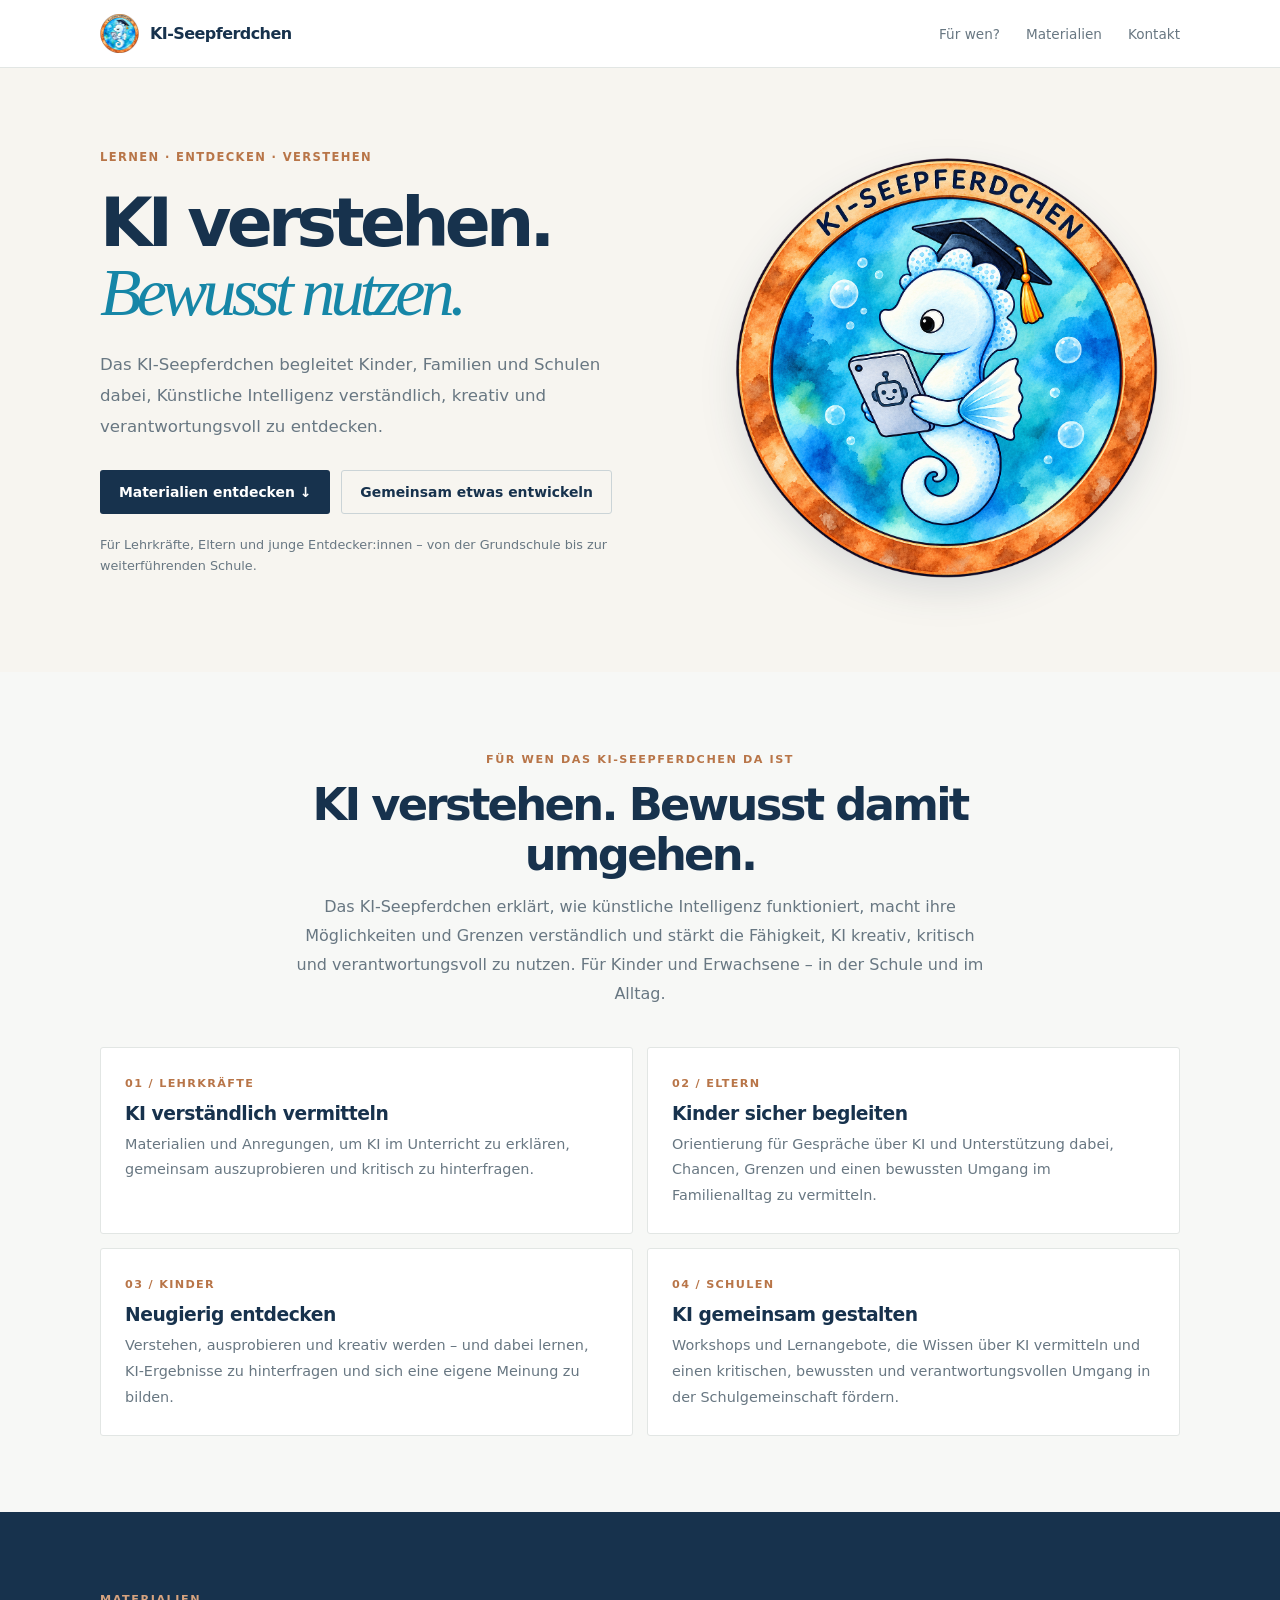
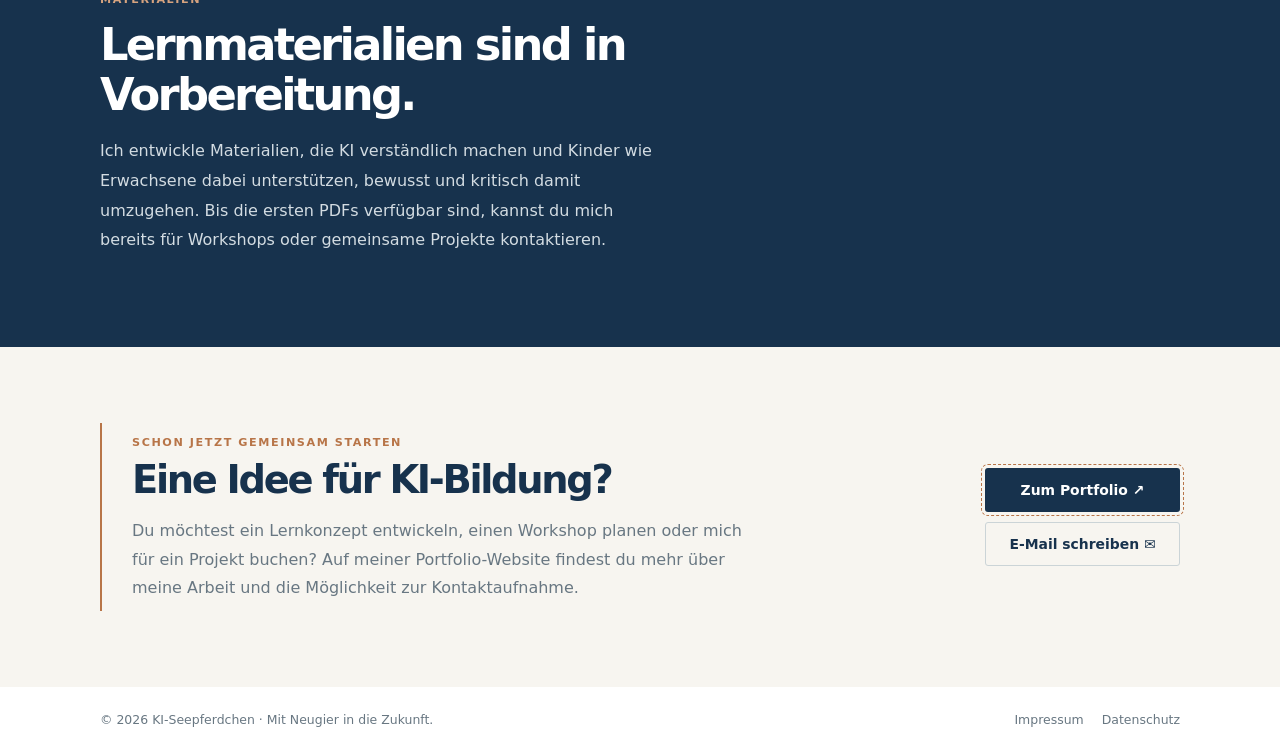
<file: index.html>
<!doctype html>
<html lang="de">
<head>
    <meta charset="utf-8">
    <meta name="viewport" content="width=device-width, initial-scale=1">
    <meta name="theme-color" content="#17324d">
    <meta name="description"
          content="Das KI-Seepferdchen macht Künstliche Intelligenz verständlich: Lernmaterialien, Ideen und Konzepte für Schule, Kinder und Familien.">
    <title>KI-Seepferdchen – KI verstehen. Bewusst nutzen.</title>
    <link rel="stylesheet" href="style.css">
</head>
<body>
<header class="topbar">
    <div class="wrap nav">
        <a class="brand" href="#start" aria-label="KI-Seepferdchen Startseite">
            <img src="assets/logo.png" alt="">
            <span>KI-Seepferdchen</span>
        </a>
        <nav class="navlinks" aria-label="Hauptnavigation">
            <a href="#fuer-wen">Für wen?</a>
            <a href="#materialien">Materialien</a>
            <a href="#kontakt">Kontakt</a>
        </nav>
    </div>
</header>

<main>
    <section class="hero" id="start">
        <div class="wrap hero-grid">
            <div class="hero-copy">
                <span class="eyebrow">Lernen · Entdecken · Verstehen</span>
                <h1>KI verstehen.<br><em>Bewusst nutzen.</em></h1>
                <p class="lead">Das KI-Seepferdchen begleitet Kinder, Familien und Schulen dabei, Künstliche Intelligenz verständlich, kreativ und
                    verantwortungsvoll zu entdecken.</p>
                <div class="hero-actions">
                    <a class="button primary" href="#materialien">Materialien entdecken ↓</a>
                    <a class="button secondary" href="#kontakt">Gemeinsam etwas entwickeln</a>
                </div>
                <p class="fine">Für Lehrkräfte, Eltern und junge Entdecker:innen – von der Grundschule bis zur weiterführenden Schule.</p>
            </div>
            <div class="logo-card">
                <img src="assets/logo.png"
                     alt="Das KI-Seepferdchen – ein blaues Seepferdchen mit Doktorhut und Tablet">
            </div>
        </div>
    </section>


    <section class="approach" id="fuer-wen">
        <div class="wrap">
            <div class="section-head">
                <span class="kicker">Für wen das KI-Seepferdchen da ist</span>
                <h2>KI verstehen. Bewusst damit umgehen.</h2>
                <p>
                    Das KI-Seepferdchen erklärt, wie künstliche Intelligenz funktioniert,
                    macht ihre Möglichkeiten und Grenzen verständlich und stärkt die
                    Fähigkeit, KI kreativ, kritisch und verantwortungsvoll zu nutzen.
                    Für Kinder und Erwachsene – in der Schule und im Alltag.
                </p>
            </div>

            <div class="approach-grid">
                <article class="approach-item">
                    <span class="number">01 / LEHRKRÄFTE</span>
                    <h3>KI verständlich vermitteln</h3>
                    <p>
                        Materialien und Anregungen, um KI im Unterricht zu erklären,
                        gemeinsam auszuprobieren und kritisch zu hinterfragen.
                    </p>
                </article>

                <article class="approach-item">
                    <span class="number">02 / ELTERN</span>
                    <h3>Kinder sicher begleiten</h3>
                    <p>
                        Orientierung für Gespräche über KI und Unterstützung dabei,
                        Chancen, Grenzen und einen bewussten Umgang im Familienalltag
                        zu vermitteln.
                    </p>
                </article>

                <article class="approach-item">
                    <span class="number">03 / KINDER</span>
                    <h3>Neugierig entdecken</h3>
                    <p>
                        Verstehen, ausprobieren und kreativ werden – und dabei lernen,
                        KI-Ergebnisse zu hinterfragen und sich eine eigene Meinung zu bilden.
                    </p>
                </article>

                <article class="approach-item">
                    <span class="number">04 / SCHULEN</span>
                    <h3>KI gemeinsam gestalten</h3>
                    <p>
                        Workshops und Lernangebote, die Wissen über KI vermitteln und
                        einen kritischen, bewussten und verantwortungsvollen Umgang
                        in der Schulgemeinschaft fördern.
                    </p>
                </article>
            </div>
        </div>
    </section>

    <section class="coming" id="materialien">
        <div class="wrap coming-grid">
            <div>
                <span class="kicker">Materialien</span>
                <h2>Lernmaterialien sind in Vorbereitung.</h2>
                <p>
                    Ich entwickle Materialien, die KI verständlich machen und Kinder
                    wie Erwachsene dabei unterstützen, bewusst und kritisch damit
                    umzugehen. Bis die ersten PDFs verfügbar sind, kannst du mich
                    bereits für Workshops oder gemeinsame Projekte kontaktieren.
                </p>
            </div>
        </div>
    </section>

    <section class="contact" id="kontakt">
        <div class="wrap">
            <div class="contact-panel">
                <div>
                    <span class="kicker">Schon jetzt gemeinsam starten</span>
                    <h2>Eine Idee für KI-Bildung?</h2>
                    <p>Du möchtest ein Lernkonzept entwickeln, einen Workshop planen oder mich für ein Projekt buchen? Auf meiner Portfolio-Website
                        findest du mehr über meine Arbeit und die Möglichkeit zur Kontaktaufnahme.</p>
                </div>
                <div class="contact-actions">
                    <a class="button primary placeholder" href="https://www.jennifer-suender.de" target="_blank" rel="noopener">Zum
                        Portfolio ↗</a>
                    <a class="button secondary" href="mailto:jenni.suender@gmail.com">E-Mail schreiben ✉</a>
                </div>
            </div>
        </div>
    </section>
</main>

<footer>
    <div class="wrap footer-inner">
        <span>© <span id="year"></span> KI-Seepferdchen · Mit Neugier in die Zukunft.</span>
        <div class="footer-links">
            <a href="impressum.html#impressum">Impressum</a>
            <a href="impressum.html#datenschutz">Datenschutz</a>
        </div>
    </div>
</footer>
<script>document.getElementById('year').textContent = new Date().getFullYear();</script>
</body>
</html>
</file>
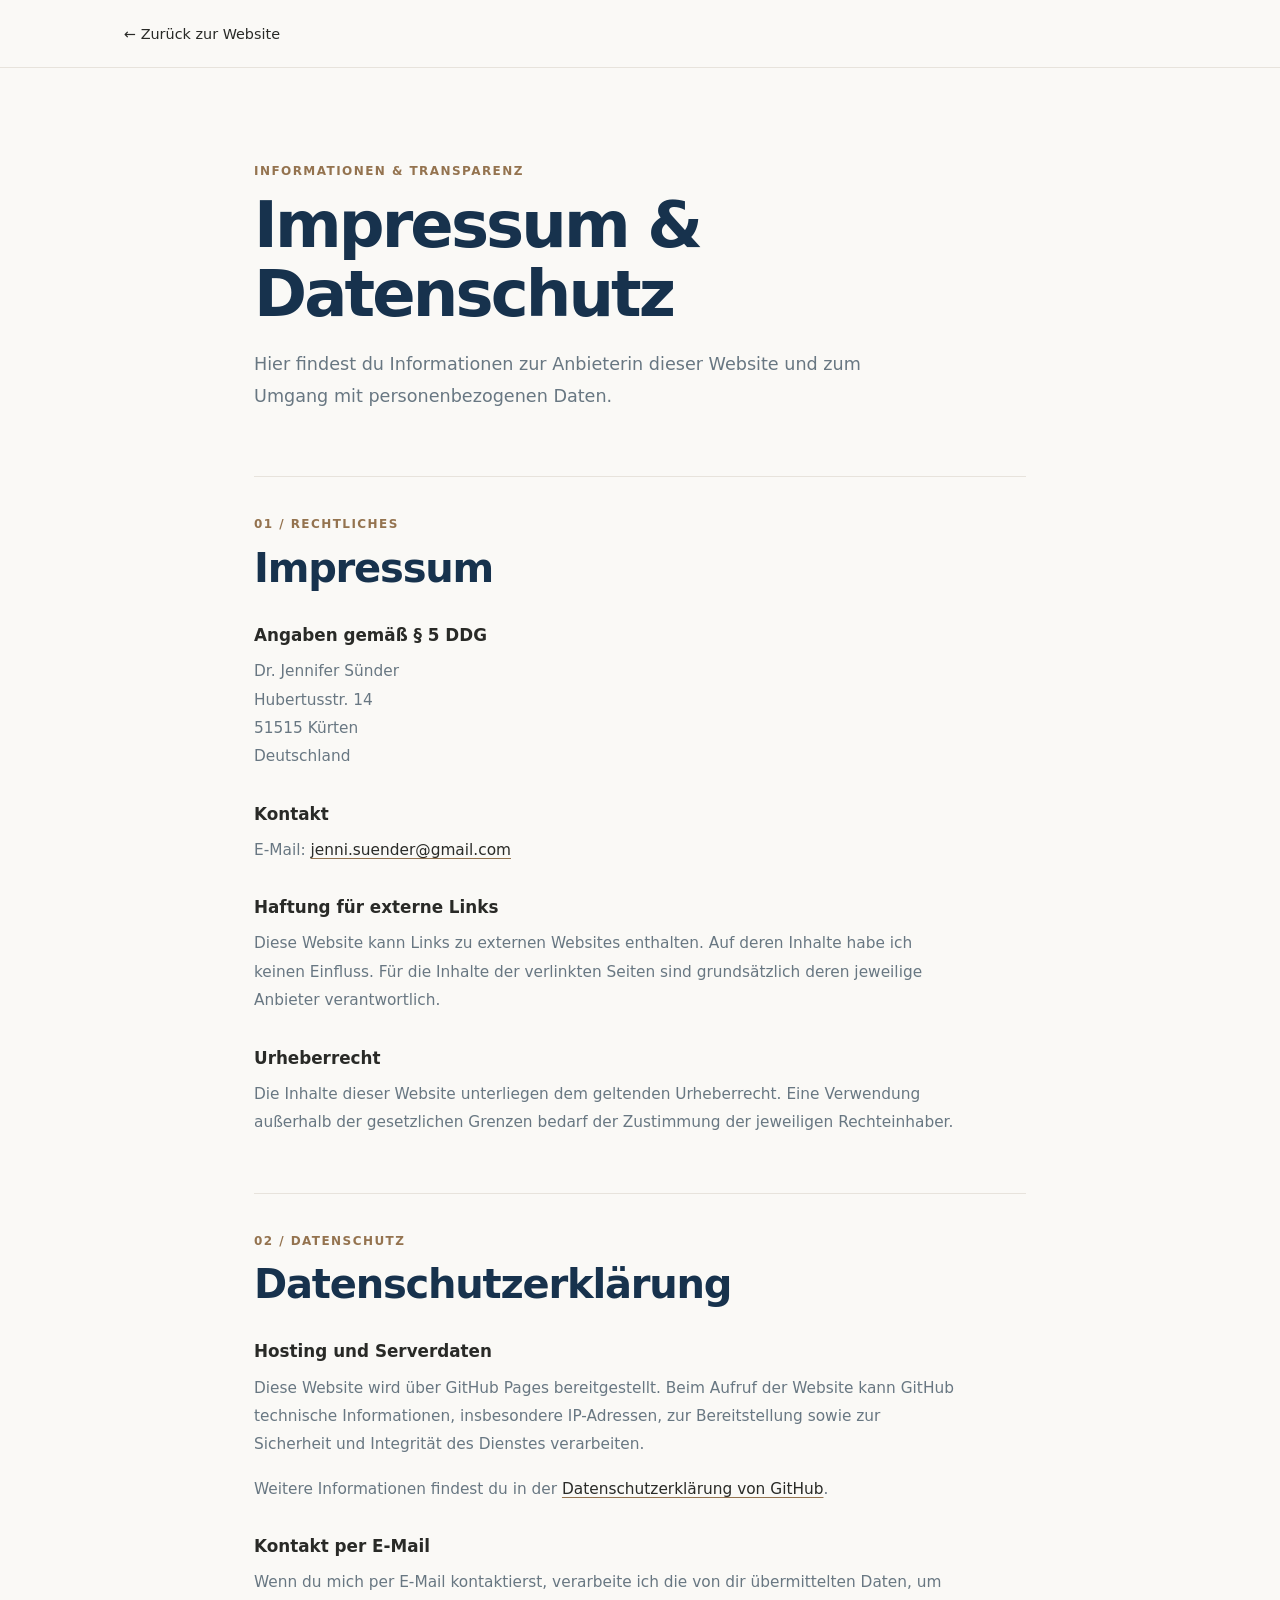
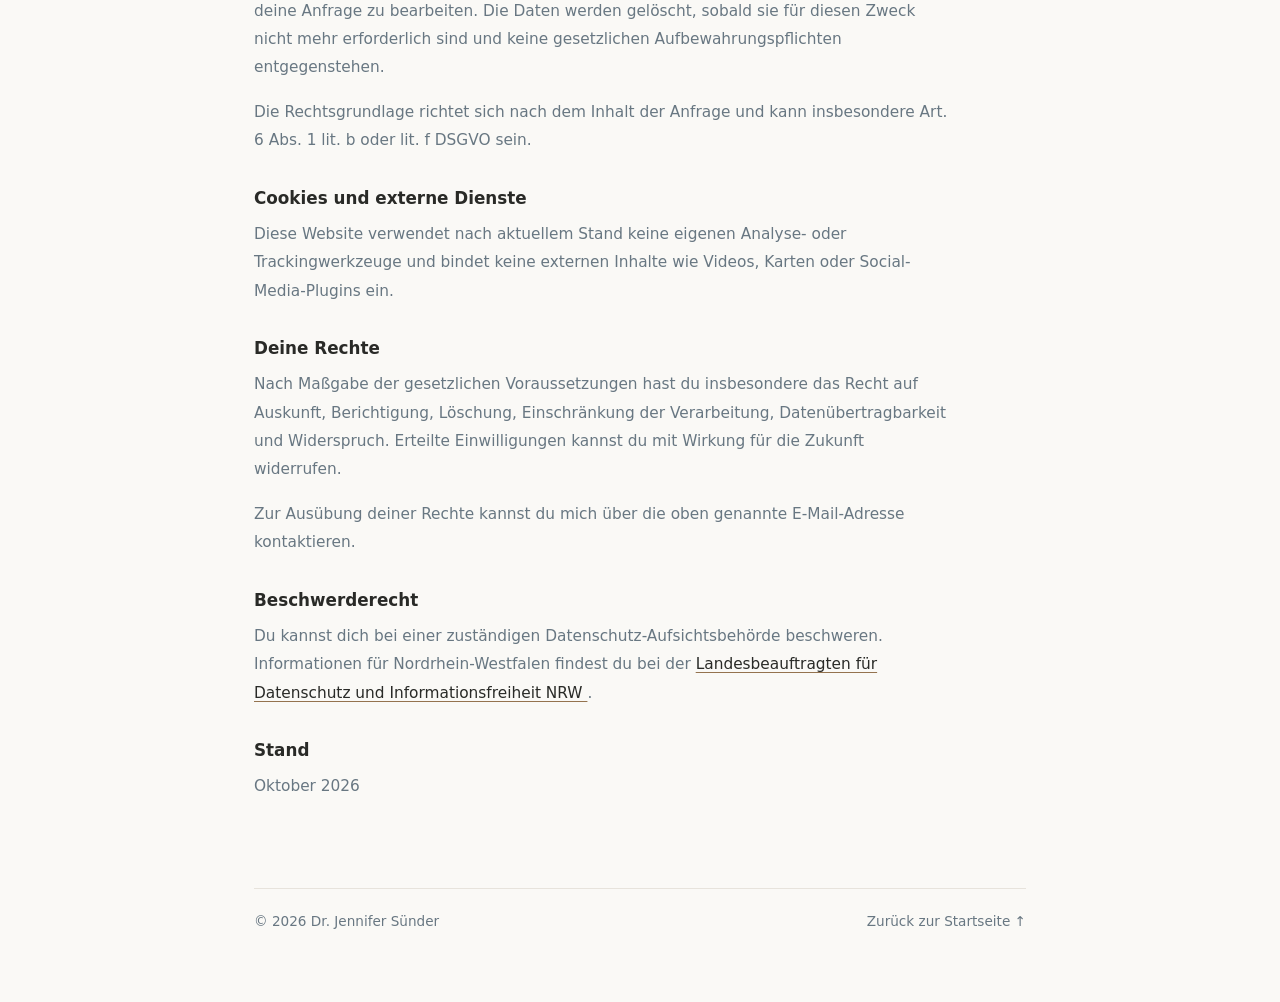
<file: impressum.html>
<!DOCTYPE html>
<html lang="de">
<head>
    <meta charset="UTF-8">
    <meta name="viewport" content="width=device-width, initial-scale=1">
    <meta name="description" content="Impressum und Datenschutzerklärung des KI-Seepferdchens.">
    <title>Impressum & Datenschutz – KI-Seepferdchen</title>
    <link rel="stylesheet" href="style.css">

    <style>
        body {
            background: var(--background, #faf9f6);
            color: var(--text, #292a27);
        }

        .legal-header {
            padding: 1.5rem 0;
            border-bottom: 1px solid var(--border, #e7e3dc);
        }

        .legal-nav {
            max-width: 1080px;
            margin: 0 auto;
            padding: 0 1.5rem;
        }

        .legal-back {
            display: inline-flex;
            align-items: center;
            gap: 0.5rem;
            color: inherit;
            text-decoration: none;
            font-size: 0.9rem;
            transition: opacity 0.2s ease;
        }

        .legal-back:hover {
            opacity: 0.65;
        }

        .legal-main {
            max-width: 820px;
            margin: 0 auto;
            padding: clamp(3rem, 8vw, 6rem) 1.5rem 3rem;
        }

        .legal-eyebrow {
            margin-bottom: 0.8rem;
            color: var(--accent, #94734f);
            font-size: 0.75rem;
            font-weight: 600;
            letter-spacing: 0.12em;
            text-transform: uppercase;
        }

        .legal-main > h1 {
            max-width: 700px;
            margin: 0 0 1.25rem;
            font-size: clamp(2.3rem, 6vw, 4rem);
            line-height: 1.08;
            letter-spacing: -0.045em;
        }

        .legal-intro {
            max-width: 620px;
            margin: 0 0 4rem;
            color: var(--muted, #6e6d67);
            font-size: 1.1rem;
            line-height: 1.8;
        }

        .legal-section {
            padding: 2.5rem 0;
            border-top: 1px solid var(--border, #e7e3dc);
        }

        .legal-section h2 {
            margin: 0 0 2rem;
            font-size: clamp(1.8rem, 4vw, 2.5rem);
            line-height: 1.2;
            letter-spacing: -0.03em;
        }

        .legal-section h3 {
            margin: 2rem 0 0.6rem;
            font-size: 1.05rem;
            font-weight: 600;
            line-height: 1.4;
        }

        .legal-section p {
            max-width: 700px;
            margin: 0 0 1rem;
            color: var(--muted, #6e6d67);
            font-size: 0.96rem;
            line-height: 1.85;
        }

        .legal-section a {
            color: var(--text, #292a27);
            text-decoration-color: var(--accent, #94734f);
            text-underline-offset: 0.2em;
            overflow-wrap: anywhere;
        }

        .legal-section a:hover {
            text-decoration-thickness: 2px;
        }

        .legal-footer {
            display: flex;
            justify-content: space-between;
            align-items: center;
            gap: 1rem;
            margin-top: 2rem;
            padding-top: 1.5rem;
            border-top: 1px solid var(--border, #e7e3dc);
            color: var(--muted, #6e6d67);
            font-size: 0.85rem;
        }

        .legal-footer a {
            color: inherit;
            text-decoration: none;
        }

        .legal-footer a:hover {
            color: var(--text, #292a27);
        }

        @media (max-width: 600px) {
            .legal-nav,
            .legal-main {
                padding-left: 1.25rem;
                padding-right: 1.25rem;
            }

            .legal-intro {
                margin-bottom: 3rem;
            }

            .legal-section {
                padding: 2rem 0;
            }

            .legal-footer {
                align-items: flex-start;
                flex-direction: column;
            }
        }
    </style>
</head>

<body>

<header class="legal-header">
    <nav class="legal-nav container" aria-label="Hauptnavigation">
        <a class="legal-back" href="index.html">← Zurück zur Website</a>
    </nav>
</header>

<main class="legal-main">

    <div class="legal-eyebrow">Informationen & Transparenz</div>
    <h1>Impressum & Datenschutz</h1>
    <p class="legal-intro">
        Hier findest du Informationen zur Anbieterin dieser Website
        und zum Umgang mit personenbezogenen Daten.
    </p>

    <section class="legal-section" id="impressum">
        <div class="legal-eyebrow">01 / Rechtliches</div>
        <h2>Impressum</h2>

        <h3>Angaben gemäß § 5 DDG</h3>
        <p>
            Dr. Jennifer Sünder<br>
            Hubertusstr. 14<br>
            51515 Kürten<br>
            Deutschland
        </p>

        <h3>Kontakt</h3>
        <p>
            E-Mail:
            <a href="mailto:jenni.suender@gmail.com">jenni.suender@gmail.com</a>
        </p>

        <h3>Haftung für externe Links</h3>
        <p>
            Diese Website kann Links zu externen Websites enthalten.
            Auf deren Inhalte habe ich keinen Einfluss. Für die Inhalte
            der verlinkten Seiten sind grundsätzlich deren jeweilige
            Anbieter verantwortlich.
        </p>

        <h3>Urheberrecht</h3>
        <p>
            Die Inhalte dieser Website unterliegen dem geltenden
            Urheberrecht. Eine Verwendung außerhalb der gesetzlichen
            Grenzen bedarf der Zustimmung der jeweiligen Rechteinhaber.
        </p>
    </section>

    <section class="legal-section" id="datenschutz">
        <div class="legal-eyebrow">02 / Datenschutz</div>
        <h2>Datenschutzerklärung</h2>

        <h3>Hosting und Serverdaten</h3>
        <p>
            Diese Website wird über GitHub Pages bereitgestellt.
            Beim Aufruf der Website kann GitHub technische Informationen,
            insbesondere IP-Adressen, zur Bereitstellung sowie zur Sicherheit
            und Integrität des Dienstes verarbeiten.
        </p>
        <p>
            Weitere Informationen findest du in der
            <a href="https://docs.github.com/en/site-policy/privacy-policies/github-privacy-statement"
               target="_blank" rel="noopener noreferrer">Datenschutzerklärung von GitHub</a>.
        </p>

        <h3>Kontakt per E-Mail</h3>
        <p>
            Wenn du mich per E-Mail kontaktierst, verarbeite ich die von dir
            übermittelten Daten, um deine Anfrage zu bearbeiten. Die Daten werden
            gelöscht, sobald sie für diesen Zweck nicht mehr erforderlich sind
            und keine gesetzlichen Aufbewahrungspflichten entgegenstehen.
        </p>
        <p>
            Die Rechtsgrundlage richtet sich nach dem Inhalt der Anfrage und kann
            insbesondere Art. 6 Abs. 1 lit. b oder lit. f DSGVO sein.
        </p>

        <h3>Cookies und externe Dienste</h3>
        <p>
            Diese Website verwendet nach aktuellem Stand keine eigenen
            Analyse- oder Trackingwerkzeuge und bindet keine externen
            Inhalte wie Videos, Karten oder Social-Media-Plugins ein.
        </p>

        <h3>Deine Rechte</h3>
        <p>
            Nach Maßgabe der gesetzlichen Voraussetzungen hast du insbesondere
            das Recht auf Auskunft, Berichtigung, Löschung, Einschränkung der
            Verarbeitung, Datenübertragbarkeit und Widerspruch. Erteilte
            Einwilligungen kannst du mit Wirkung für die Zukunft widerrufen.
        </p>
        <p>
            Zur Ausübung deiner Rechte kannst du mich über die oben genannte
            E-Mail-Adresse kontaktieren.
        </p>

        <h3>Beschwerderecht</h3>
        <p>
            Du kannst dich bei einer zuständigen Datenschutz-Aufsichtsbehörde
            beschweren. Informationen für Nordrhein-Westfalen findest du bei der
            <a href="https://www.ldi.nrw.de/"
               target="_blank" rel="noopener noreferrer">
                Landesbeauftragten für Datenschutz und Informationsfreiheit NRW
            </a>.
        </p>

        <h3>Stand</h3>
        <p>Oktober 2026</p>
    </section>

    <footer class="legal-footer">
        <span>© 2026 Dr. Jennifer Sünder</span>
        <a href="index.html">Zurück zur Startseite ↑</a>
    </footer>

</main>

</body>
</html>
</file>
<file: style.css>
:root {
    --navy: #17324d;
    --blue: #1686a7;
    --cyan: #68b8c7;
    --pale: #eef5f5;
    --cream: #f7f5f0;
    --bronze: #b87548;
    --ink: #233746;
    --muted: #687782;
    --white: #fff;
    --line: #e2e6e4;
    --shadow: 0 14px 40px rgba(23, 50, 77, .07);
    --radius: 3px
}

* {
    box-sizing: border-box
}

html {
    scroll-behavior: smooth;
    scroll-padding-top: 90px
}

body {
    margin: 0;
    font-family: Inter, "Avenir Next", Avenir, "Segoe UI", system-ui, sans-serif;
    color: var(--ink);
    background: #fff;
    -webkit-font-smoothing: antialiased
}

a {
    color: inherit
}

.wrap {
    width: min(1080px, calc(100% - 48px));
    margin: auto
}

.topbar {
    padding: 14px 0;
    background: #fff;
    border-bottom: 1px solid var(--line)
}

.nav {
    display: flex;
    align-items: center;
    justify-content: space-between;
    gap: 24px
}

.brand {
    display: flex;
    align-items: center;
    gap: 11px;
    text-decoration: none;
    font-weight: 650;
    color: var(--navy);
    letter-spacing: -.035em
}

.brand img {
    width: 39px;
    height: 39px;
    object-fit: contain
}

.brand span {
    font-size: 1rem
}

.navlinks {
    display: flex;
    gap: 26px;
    align-items: center;
    font-size: .85rem;
    font-weight: 500
}

.navlinks a {
    text-decoration: none;
    color: var(--muted)
}

.navlinks a:hover {
    color: var(--blue)
}

.button {
    display: inline-flex;
    align-items: center;
    justify-content: center;
    gap: 12px;
    padding: 13px 18px;
    border-radius: var(--radius);
    text-decoration: none;
    font-size: .87rem;
    font-weight: 600;
    border: 1px solid transparent;
    transition: background .18s, color .18s, border-color .18s
}

.button:hover {
    transform: translateY(-1px)
}

.primary {
    background: var(--navy);
    color: white !important
}

.primary:hover {
    background: #244d6b
}

.secondary {
    background: transparent;
    color: var(--navy) !important;
    border-color: #cbd4d7
}

.secondary:hover {
    background: var(--pale)
}

.small {
    padding: 10px 14px;
    font-size: .82rem
}

.hero {
    position: relative;
    overflow: hidden;
    background: var(--cream);
    padding: 78px 0 82px
}

.hero-grid {
    position: relative;
    z-index: 1;
    display: grid;
    grid-template-columns:1.08fr .92fr;
    align-items: center;
    gap: 65px
}

.eyebrow {
    display: inline-flex;
    align-items: center;
    gap: 9px;
    color: var(--bronze);
    font-weight: 650;
    font-size: .72rem;
    letter-spacing: .12em;
    text-transform: uppercase
}

h1 {
    font-size: clamp(2.8rem, 5.3vw, 4.65rem);
    line-height: 1.02;
    letter-spacing: -.07em;
    color: var(--navy);
    font-weight: 600;
    margin: 23px 0
}

h1 em {
    font-family: Georgia, serif;
    font-weight: 400;
    font-style: italic;
    color: var(--blue)
}

.lead {
    font-size: 1.04rem;
    line-height: 1.85;
    color: var(--muted);
    max-width: 550px
}

.hero-actions {
    display: flex;
    gap: 11px;
    flex-wrap: wrap;
    margin-top: 27px
}

.fine {
    font-size: .8rem;
    color: var(--muted);
    margin-top: 20px;
    line-height: 1.7
}

.logo-card {
    position: relative;
    max-width: 430px;
    margin: auto;
    padding: 0;
    background: transparent;
    border: 0;
    border-radius: 0;
    box-shadow: none;
    transform: none
}

.logo-card img {
    display: block;
    width: 100%;
    height: auto;
    border-radius: 50%;
    filter: drop-shadow(0 15px 18px rgba(23, 50, 77, .12))
}

.floating-note {
    position: absolute;
    bottom: 14px;
    left: -30px;
    background: #fff;
    border: 1px solid var(--line);
    border-radius: 2px;
    padding: 12px 15px;
    box-shadow: var(--shadow);
    font-size: .78rem;
    font-weight: 600;
    color: var(--navy);
    transform: none
}

section {
    padding: 76px 0
}

.section-head {
    text-align: center;
    max-width: 700px;
    margin: 0 auto 38px
}

.kicker {
    text-transform: uppercase;
    letter-spacing: .14em;
    color: var(--bronze);
    font-size: .7rem;
    font-weight: 700
}

h2 {
    font-size: clamp(1.9rem, 3.5vw, 2.8rem);
    line-height: 1.12;
    letter-spacing: -.06em;
    color: var(--navy);
    font-weight: 600;
    margin: 13px 0
}

.section-head p {
    font-size: 1rem;
    line-height: 1.8;
    color: var(--muted);
    margin: 0
}

.audience {
    background: #fff
}

.cards {
    display: grid;
    grid-template-columns:repeat(4, 1fr);
    gap: 14px
}

.card {
    border: 1px solid var(--line);
    border-radius: var(--radius);
    padding: 23px 20px;
    background: #fff;
    box-shadow: none
}

.icon {
    width: 36px;
    height: 36px;
    border-radius: 50%;
    display: grid;
    place-items: center;
    font-size: 1.1rem;
    background: var(--pale);
    margin-bottom: 19px;
    filter: grayscale(.3)
}

.card:nth-child(2) .icon {
    background: #f5eee8
}

.card:nth-child(3) .icon {
    background: #eef2ed
}

.card:nth-child(4) .icon {
    background: #f1f0f5
}

.card h3 {
    font-size: 1rem;
    color: var(--navy);
    font-weight: 600;
    margin: 0 0 9px;
    letter-spacing: -.025em
}

.card p {
    font-size: .88rem;
    line-height: 1.75;
    color: var(--muted);
    margin: 0
}

.coming {
    background: var(--navy);
    color: #fff;
    position: relative;
    overflow: hidden
}

.coming-grid {
    position: relative;
    z-index: 1;
    display: grid;
    grid-template-columns:1fr .8fr;
    gap: 55px;
    align-items: center
}

.coming .kicker {
    color: #d6a37f
}

.coming h2 {
    color: #fff
}

.coming p {
    color: #d3dce2;
    line-height: 1.85;
    font-size: 1rem
}

.coming-box {
    background: #fff;
    color: var(--ink);
    padding: 28px;
    border-radius: var(--radius);
    box-shadow: none
}

.coming-box .big-icon {
    font-size: 1.5rem;
    filter: grayscale(1)
}

.coming-box h3 {
    font-size: 1.25rem;
    font-weight: 600;
    letter-spacing: -.04em;
    color: var(--navy);
    margin: 12px 0
}

.coming-box p {
    color: var(--muted);
    font-size: .91rem;
    line-height: 1.75
}

.coming-box .button {
    width: 100%;
    margin-top: 8px
}

.approach {
    background: #f7f8f6
}

.approach-grid {
    display: grid;
    grid-template-columns:repeat(2, 1fr);
    gap: 14px
}

.approach-item {
    padding: 24px;
    border-radius: var(--radius);
    background: #fff;
    border: 1px solid var(--line)
}

.number {
    font-size: .7rem;
    font-weight: 700;
    color: var(--bronze);
    letter-spacing: .12em
}

.approach-item h3 {
    color: var(--navy);
    font-weight: 600;
    margin: 12px 0 8px;
    letter-spacing: -.025em
}

.approach-item p {
    color: var(--muted);
    font-size: .9rem;
    line-height: 1.8;
    margin: 0
}

.contact {
    background: var(--cream)
}

.contact-panel {
    display: flex;
    justify-content: space-between;
    align-items: center;
    gap: 35px;
    background: transparent;
    border: 0;
    border-left: 2px solid var(--bronze);
    padding: 8px 0 8px 30px;
    border-radius: 0;
    box-shadow: none
}

.contact-panel h2 {
    font-size: clamp(1.8rem, 3vw, 2.5rem);
    margin-top: 8px
}

.contact-panel p {
    color: var(--muted);
    line-height: 1.8;
    max-width: 610px;
    margin-bottom: 0
}

.contact-actions {
    display: flex;
    flex-direction: column;
    gap: 10px;
    min-width: 195px
}

footer {
    padding: 25px 0;
    color: var(--muted);
    font-size: .78rem
}

.footer-inner {
    display: flex;
    justify-content: space-between;
    gap: 20px;
    align-items: center
}

.footer-links {
    display: flex;
    gap: 18px;
    flex-wrap: wrap
}

footer a {
    text-decoration: none
}

footer a:hover {
    color: var(--blue)
}

.placeholder {
    outline: 1px dashed var(--bronze);
    outline-offset: 3px
}

@media (max-width: 850px) {
    .hero-grid, .coming-grid {
        grid-template-columns:1fr;
        gap: 34px
    }

    .hero-copy {
        text-align: center
    }

    .hero-copy .lead {
        margin-inline: auto
    }

    .hero-actions {
        justify-content: center
    }

    .logo-card {
        max-width: 350px
    }

    .floating-note {
        left: -8px
    }

    .cards {
        grid-template-columns:repeat(2, 1fr)
    }

    .contact-panel {
        align-items: flex-start;
        flex-direction: column
    }

    .contact-actions {
        flex-direction: row;
        flex-wrap: wrap
    }

    .navlinks {
        gap: 13px
    }

    .navlinks .button {
        display: none
    }
}

@media (max-width: 520px) {
    .wrap {
        width: min(100% - 30px, 1080px)
    }

    .navlinks a:not(:last-child) {
        display: none
    }

    .hero {
        padding: 52px 0 58px
    }

    section {
        padding: 58px 0
    }

    .cards, .approach-grid {
        grid-template-columns:1fr
    }

    .card {
        padding: 22px
    }

    .contact-panel {
        padding-left: 20px
    }

    .contact-actions {
        flex-direction: column;
        width: 100%
    }

    .contact-actions .button {
        width: 100%
    }

    .footer-inner {
        align-items: flex-start;
        flex-direction: column
    }
}

@media (prefers-reduced-motion: reduce) {
    html {
        scroll-behavior: auto
    }

    *, *::before, *::after {
        transition: none !important
    }
}
</file>
